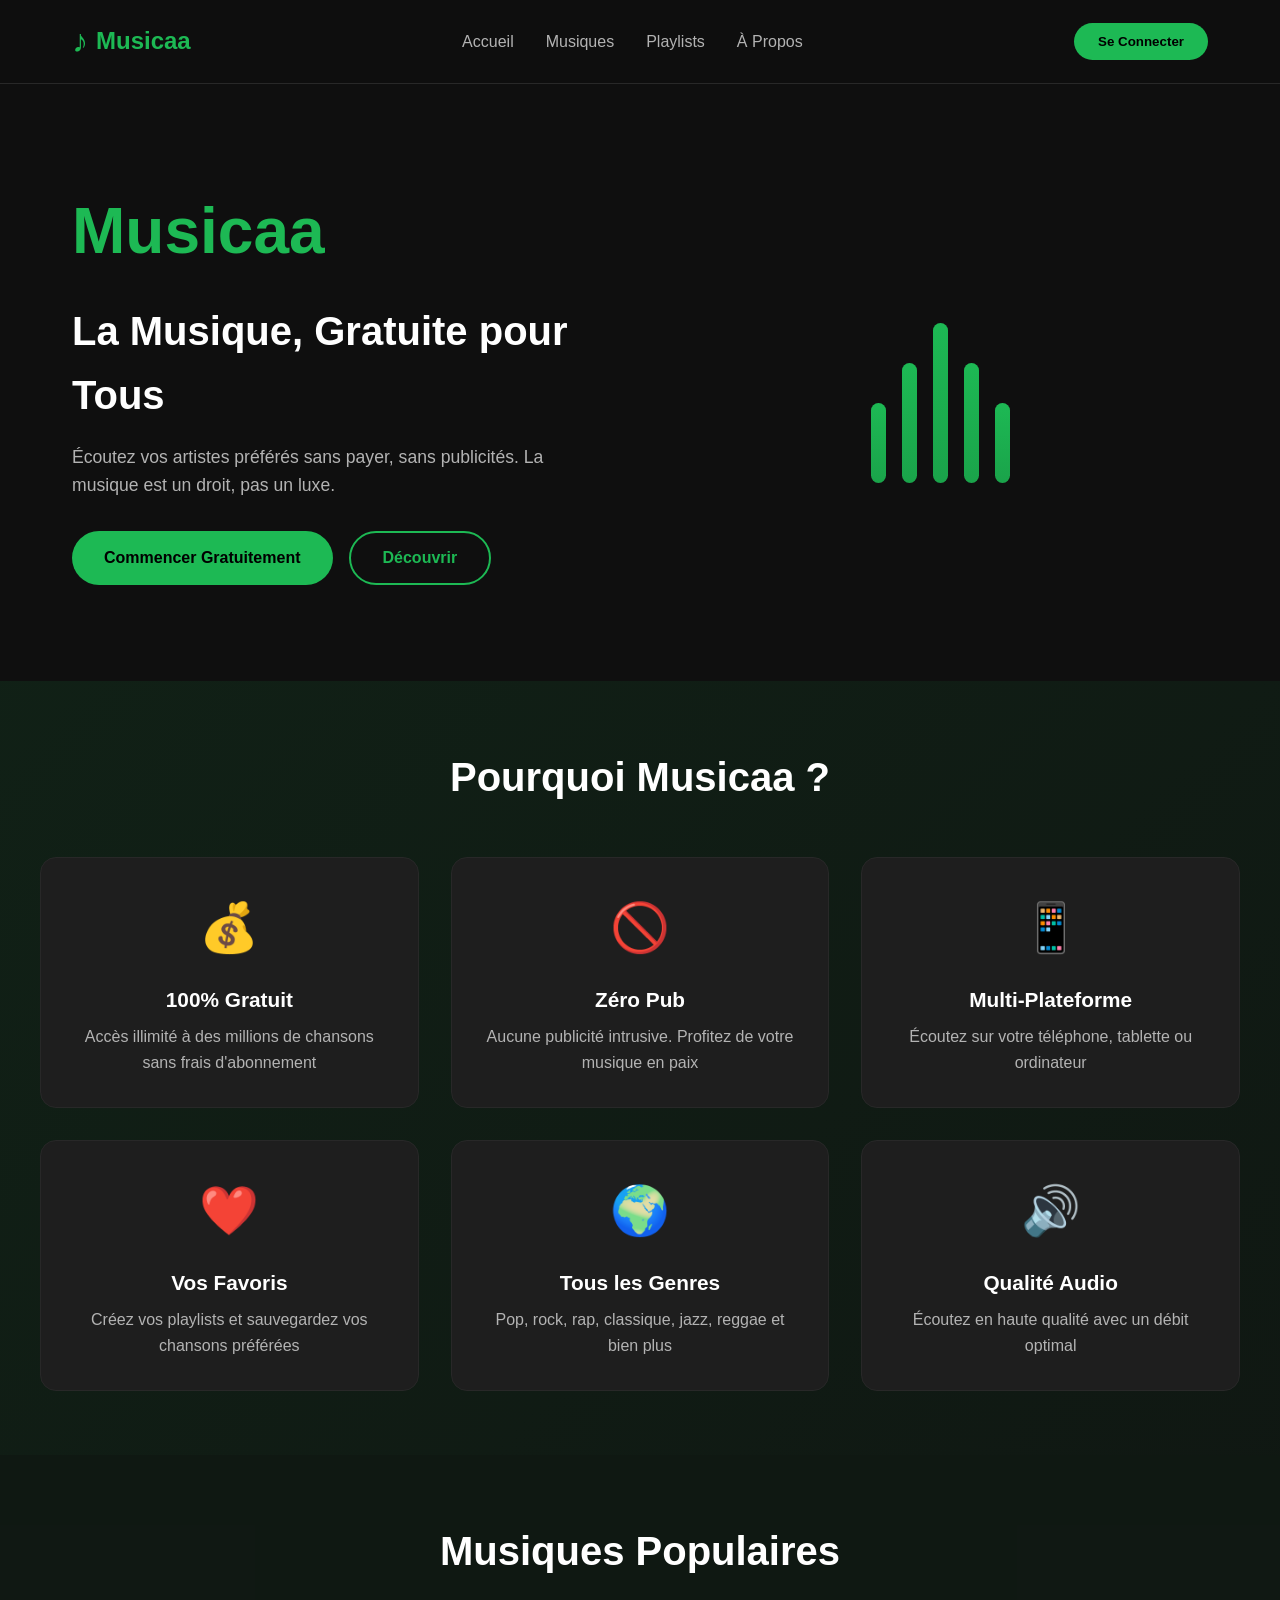
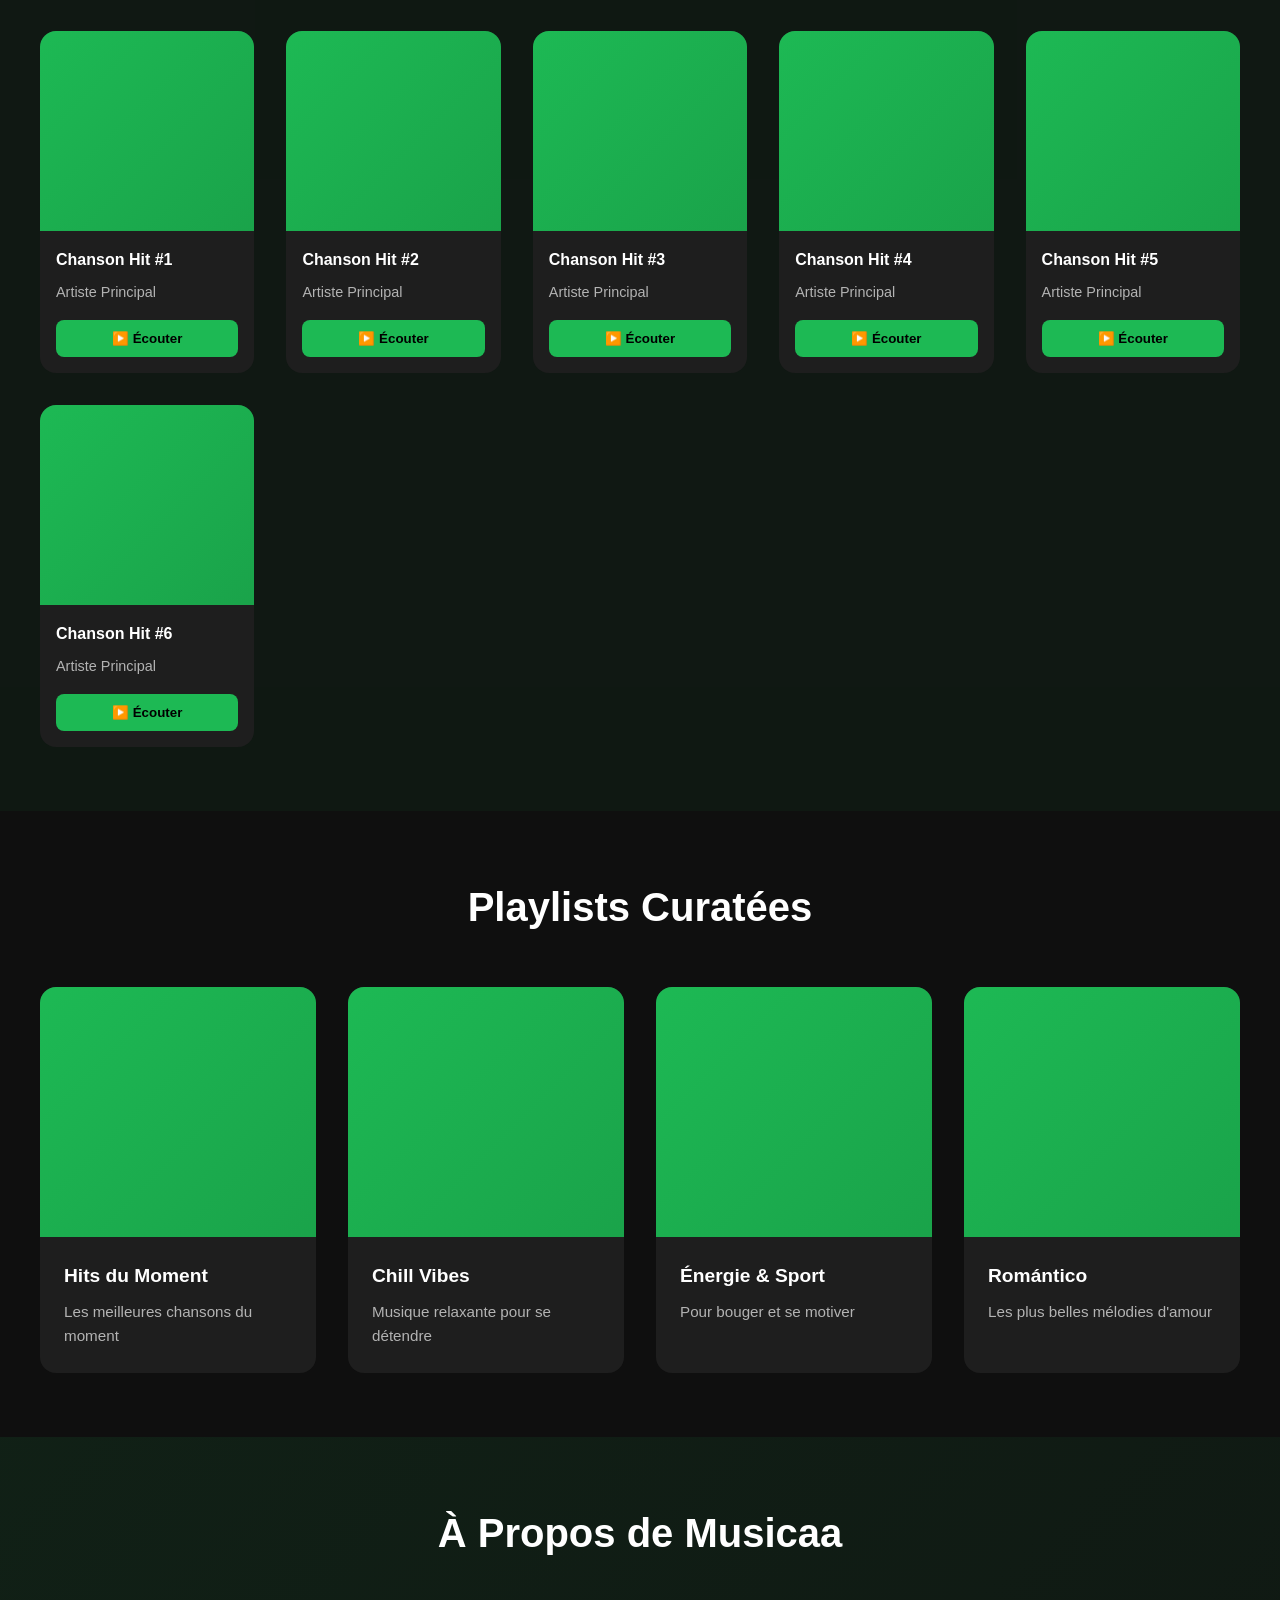
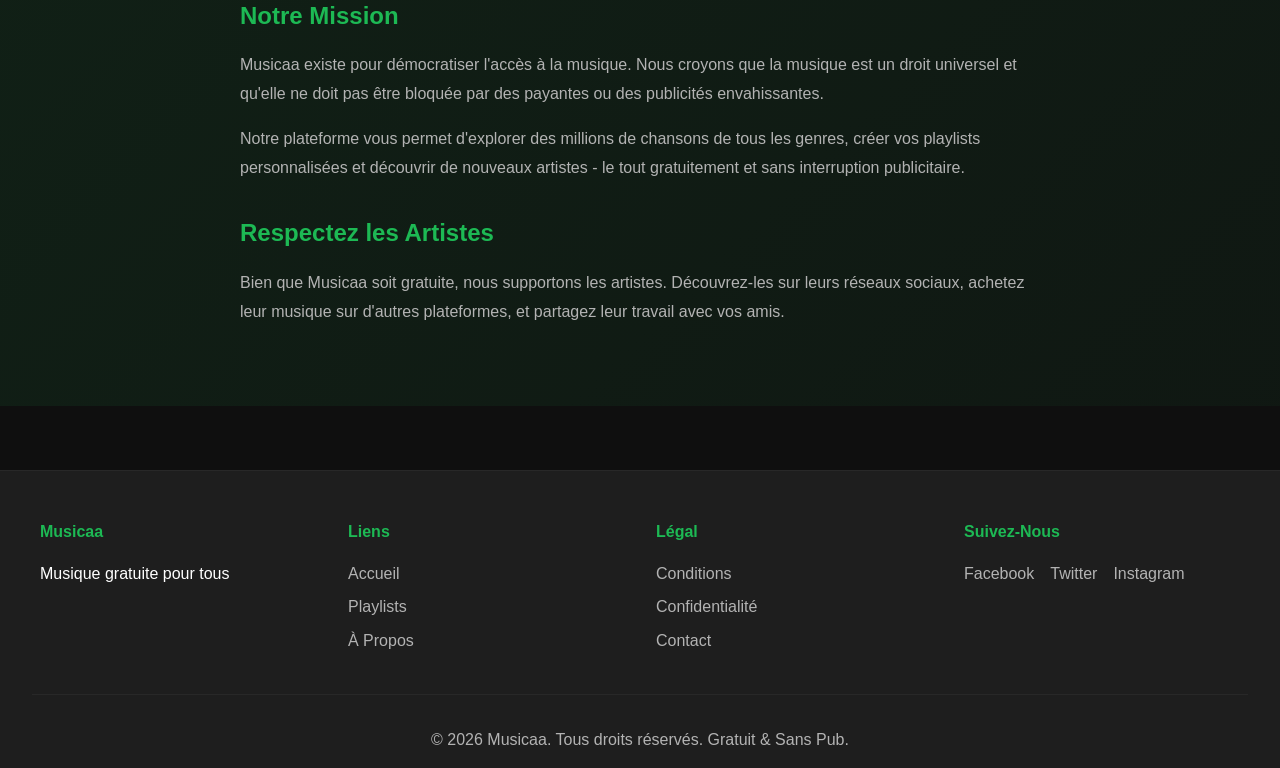
<file: index.html>
<!DOCTYPE html>
<html lang="fr">
<head>
    <meta charset="UTF-8">
    <meta name="viewport" content="width=device-width, initial-scale=1.0">
    <title>Musicaa - Musique Gratuite & Sans Pub</title>
    <link rel="stylesheet" href="styles.css">
</head>
<body>
    <!-- Navigation -->
    <nav class="navbar">
        <div class="nav-container">
            <div class="logo">
                <span class="logo-icon">♪</span>
                <span class="logo-text">Musicaa</span>
            </div>
            <ul class="nav-links">
                <li><a href="#accueil">Accueil</a></li>
                <li><a href="#musiques">Musiques</a></li>
                <li><a href="#playlists">Playlists</a></li>
                <li><a href="#apropos">À Propos</a></li>
            </ul>
            <button class="btn-connexion" onclick="window.location.href='login.html'">Se Connecter</button>
        </div>
    </nav>

    <!-- Section Héro -->
    <section id="accueil" class="hero">
        <div class="hero-content">
            <h1>Musicaa</h1>
            <h2>La Musique, Gratuite pour Tous</h2>
            <p>Écoutez vos artistes préférés sans payer, sans publicités. La musique est un droit, pas un luxe.</p>
            <div class="hero-buttons">
                <button class="btn-primary" onclick="window.location.href='login.html'">Commencer Gratuitement</button>
                <button class="btn-secondary" onclick="document.getElementById('playlists').scrollIntoView({behavior: 'smooth'})">Découvrir</button>
            </div>
        </div>
        <div class="hero-image">
            <div class="music-visualizer">
                <div class="bar"></div>
                <div class="bar"></div>
                <div class="bar"></div>
                <div class="bar"></div>
                <div class="bar"></div>
            </div>
        </div>
    </section>

    <!-- Caractéristiques -->
    <section class="features">
        <h2>Pourquoi Musicaa ?</h2>
        <div class="features-grid">
            <div class="feature-card">
                <div class="feature-icon">💰</div>
                <h3>100% Gratuit</h3>
                <p>Accès illimité à des millions de chansons sans frais d'abonnement</p>
            </div>
            <div class="feature-card">
                <div class="feature-icon">🚫</div>
                <h3>Zéro Pub</h3>
                <p>Aucune publicité intrusive. Profitez de votre musique en paix</p>
            </div>
            <div class="feature-card">
                <div class="feature-icon">📱</div>
                <h3>Multi-Plateforme</h3>
                <p>Écoutez sur votre téléphone, tablette ou ordinateur</p>
            </div>
            <div class="feature-card">
                <div class="feature-icon">❤️</div>
                <h3>Vos Favoris</h3>
                <p>Créez vos playlists et sauvegardez vos chansons préférées</p>
            </div>
            <div class="feature-card">
                <div class="feature-icon">🌍</div>
                <h3>Tous les Genres</h3>
                <p>Pop, rock, rap, classique, jazz, reggae et bien plus</p>
            </div>
            <div class="feature-card">
                <div class="feature-icon">🔊</div>
                <h3>Qualité Audio</h3>
                <p>Écoutez en haute qualité avec un débit optimal</p>
            </div>
        </div>
    </section>

    <!-- Musiques Populaires -->
    <section id="musiques" class="popular-songs">
        <h2>Musiques Populaires</h2>
        <div class="songs-grid">
            <div class="song-card">
                <div class="song-cover"></div>
                <h4>Chanson Hit #1</h4>
                <p>Artiste Principal</p>
                <button class="btn-play" onclick="window.location.href='login.html'">▶️ Écouter</button>
            </div>
            <div class="song-card">
                <div class="song-cover"></div>
                <h4>Chanson Hit #2</h4>
                <p>Artiste Principal</p>
                <button class="btn-play" onclick="window.location.href='login.html'">▶️ Écouter</button>
            </div>
            <div class="song-card">
                <div class="song-cover"></div>
                <h4>Chanson Hit #3</h4>
                <p>Artiste Principal</p>
                <button class="btn-play" onclick="window.location.href='login.html'">▶️ Écouter</button>
            </div>
            <div class="song-card">
                <div class="song-cover"></div>
                <h4>Chanson Hit #4</h4>
                <p>Artiste Principal</p>
                <button class="btn-play" onclick="window.location.href='login.html'">▶️ Écouter</button>
            </div>
            <div class="song-card">
                <div class="song-cover"></div>
                <h4>Chanson Hit #5</h4>
                <p>Artiste Principal</p>
                <button class="btn-play" onclick="window.location.href='login.html'">▶️ Écouter</button>
            </div>
            <div class="song-card">
                <div class="song-cover"></div>
                <h4>Chanson Hit #6</h4>
                <p>Artiste Principal</p>
                <button class="btn-play" onclick="window.location.href='login.html'">▶️ Écouter</button>
            </div>
        </div>
    </section>

    <!-- Playlists -->
    <section id="playlists" class="playlists">
        <h2>Playlists Curatées</h2>
        <div class="playlists-grid">
            <div class="playlist-card">
                <div class="playlist-cover"></div>
                <h4>Hits du Moment</h4>
                <p>Les meilleures chansons du moment</p>
            </div>
            <div class="playlist-card">
                <div class="playlist-cover"></div>
                <h4>Chill Vibes</h4>
                <p>Musique relaxante pour se détendre</p>
            </div>
            <div class="playlist-card">
                <div class="playlist-cover"></div>
                <h4>Énergie & Sport</h4>
                <p>Pour bouger et se motiver</p>
            </div>
            <div class="playlist-card">
                <div class="playlist-cover"></div>
                <h4>Romántico</h4>
                <p>Les plus belles mélodies d'amour</p>
            </div>
        </div>
    </section>

    <!-- À Propos -->
    <section id="apropos" class="about">
        <h2>À Propos de Musicaa</h2>
        <div class="about-content">
            <div class="about-text">
                <h3>Notre Mission</h3>
                <p>Musicaa existe pour démocratiser l'accès à la musique. Nous croyons que la musique est un droit universel et qu'elle ne doit pas être bloquée par des payantes ou des publicités envahissantes.</p>
                <p>Notre plateforme vous permet d'explorer des millions de chansons de tous les genres, créer vos playlists personnalisées et découvrir de nouveaux artistes - le tout gratuitement et sans interruption publicitaire.</p>
                <h3>Respectez les Artistes</h3>
                <p>Bien que Musicaa soit gratuite, nous supportons les artistes. Découvrez-les sur leurs réseaux sociaux, achetez leur musique sur d'autres plateformes, et partagez leur travail avec vos amis.</p>
            </div>
        </div>
    </section>

    <!-- Footer -->
    <footer class="footer">
        <div class="footer-content">
            <div class="footer-section">
                <h4>Musicaa</h4>
                <p>Musique gratuite pour tous</p>
            </div>
            <div class="footer-section">
                <h4>Liens</h4>
                <ul>
                    <li><a href="#">Accueil</a></li>
                    <li><a href="#">Playlists</a></li>
                    <li><a href="#">À Propos</a></li>
                </ul>
            </div>
            <div class="footer-section">
                <h4>Légal</h4>
                <ul>
                    <li><a href="#">Conditions</a></li>
                    <li><a href="#">Confidentialité</a></li>
                    <li><a href="#">Contact</a></li>
                </ul>
            </div>
            <div class="footer-section">
                <h4>Suivez-Nous</h4>
                <div class="social-links">
                    <a href="#">Facebook</a>
                    <a href="#">Twitter</a>
                    <a href="#">Instagram</a>
                </div>
            </div>
        </div>
        <div class="footer-bottom">
            <p>&copy; 2026 Musicaa. Tous droits réservés. Gratuit & Sans Pub.</p>
        </div>
    </footer>

    <script src="script.js"></script>
</body>
</html>
</file>
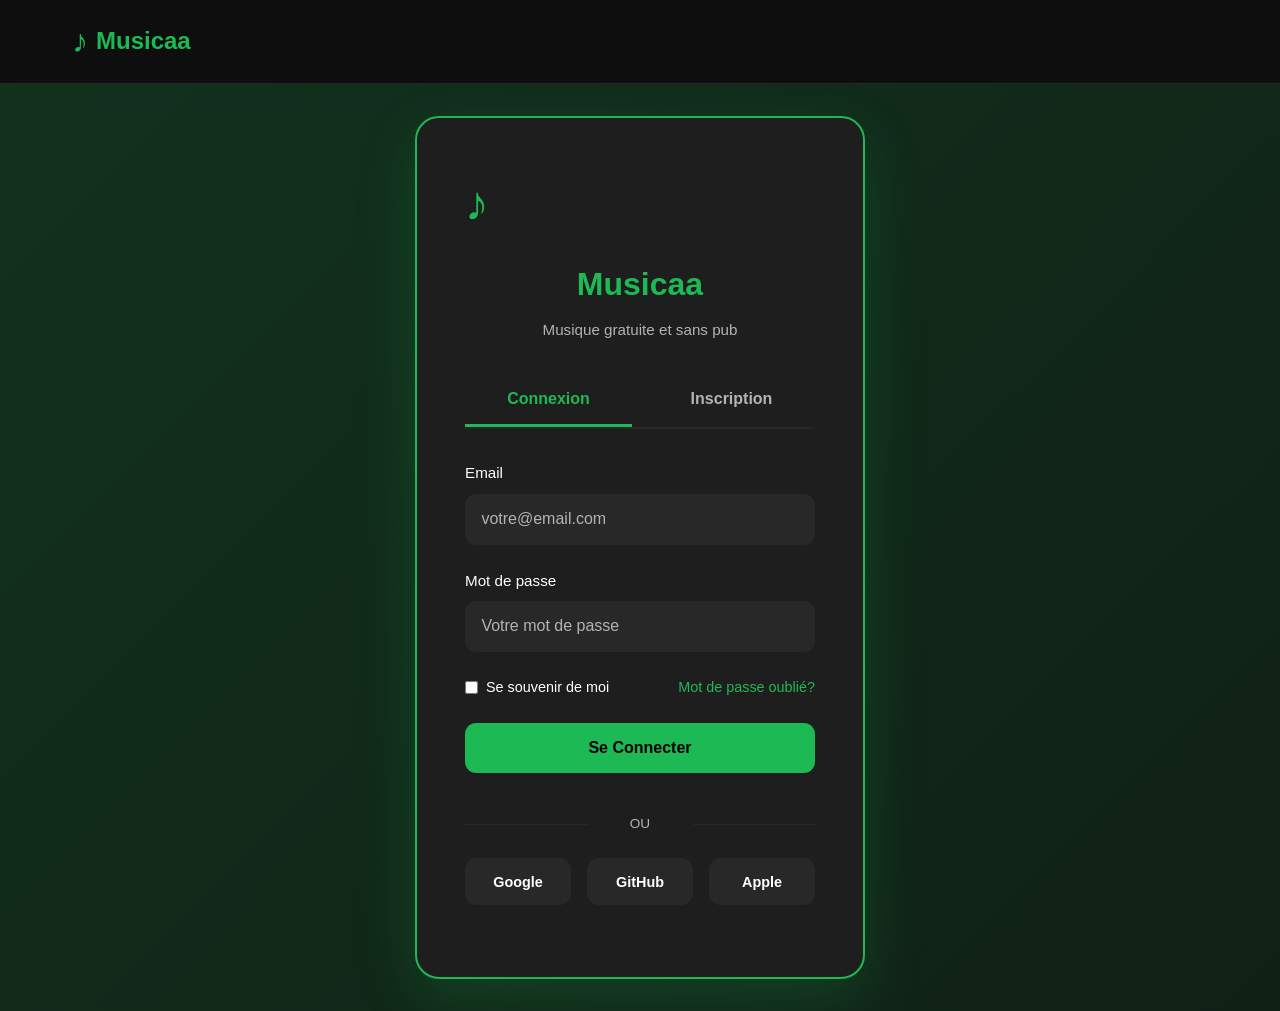
<file: library.html>
<!DOCTYPE html>
<html lang="fr">
<head>
    <meta charset="UTF-8">
    <meta name="viewport" content="width=device-width, initial-scale=1.0">
    <title>Bibliothèque Musicaa</title>
    <link rel="stylesheet" href="styles.css">
    <style>
        .library-container {
            display: flex;
            min-height: 100vh;
            background: var(--dark-bg);
        }

        /* Sidebar */
        .sidebar {
            width: 250px;
            background: var(--card-bg);
            border-right: 1px solid var(--border-color);
            padding: 2rem 0;
            position: fixed;
            height: 100vh;
            overflow-y: auto;
        }

        .sidebar-content {
            padding: 0 1.5rem;
        }

        .sidebar-logo {
            display: flex;
            align-items: center;
            gap: 0.5rem;
            margin-bottom: 2rem;
            color: var(--primary-color);
            font-size: 1.3rem;
            font-weight: bold;
        }

        .sidebar-section-title {
            color: var(--text-secondary);
            font-size: 0.75rem;
            font-weight: 700;
            text-transform: uppercase;
            letter-spacing: 1px;
            margin-top: 2rem;
            margin-bottom: 1rem;
        }

        .sidebar-item {
            display: flex;
            align-items: center;
            gap: 1rem;
            padding: 0.9rem;
            margin-bottom: 0.5rem;
            color: var(--text-secondary);
            text-decoration: none;
            border-radius: 0.5rem;
            cursor: pointer;
            transition: all 0.3s;
        }

        .sidebar-item:hover {
            background: rgba(29, 185, 84, 0.1);
            color: var(--primary-color);
        }

        .sidebar-item.active {
            background: rgba(29, 185, 84, 0.2);
            color: var(--primary-color);
        }

        .sidebar-item span:first-child {
            font-size: 1.2rem;
        }

        .sidebar-user {
            margin-top: 2rem;
            padding-top: 2rem;
            border-top: 1px solid var(--border-color);
        }

        .user-profile {
            display: flex;
            align-items: center;
            gap: 1rem;
            padding: 1rem;
            background: rgba(29, 185, 84, 0.1);
            border-radius: 0.7rem;
            margin-bottom: 1rem;
        }

        .user-avatar {
            width: 40px;
            height: 40px;
            background: var(--primary-color);
            border-radius: 50%;
            display: flex;
            align-items: center;
            justify-content: center;
            color: black;
            font-weight: bold;
        }

        .user-info {
            flex: 1;
            min-width: 0;
        }

        .user-name {
            color: var(--text-primary);
            font-weight: 600;
            font-size: 0.9rem;
            white-space: nowrap;
            overflow: hidden;
            text-overflow: ellipsis;
        }

        .user-email {
            color: var(--text-secondary);
            font-size: 0.75rem;
            white-space: nowrap;
            overflow: hidden;
            text-overflow: ellipsis;
        }

        .btn-logout {
            width: 100%;
            padding: 0.8rem;
            background: rgba(255, 59, 48, 0.1);
            color: #ff3b30;
            border: 1px solid #ff3b30;
            border-radius: 0.5rem;
            cursor: pointer;
            font-weight: 600;
            transition: all 0.3s;
        }

        .btn-logout:hover {
            background: #ff3b30;
            color: white;
        }

        /* Main Content */
        .main-content {
            flex: 1;
            margin-left: 250px;
            padding: 2rem;
        }

        .library-header {
            display: flex;
            justify-content: space-between;
            align-items: center;
            margin-bottom: 2rem;
            flex-wrap: wrap;
            gap: 1rem;
        }

        .library-header h1 {
            font-size: 2.5rem;
            color: var(--primary-color);
        }

        .search-bar {
            flex: 1;
            min-width: 300px;
            position: relative;
        }

        .search-bar input {
            width: 100%;
            padding: 0.9rem 1rem 0.9rem 2.7rem;
            background: var(--card-bg);
            color: var(--text-primary);
            border: 1px solid var(--border-color);
            border-radius: 2rem;
            font-size: 0.95rem;
            transition: all 0.3s;
        }

        .search-bar input:focus {
            outline: none;
            border-color: var(--primary-color);
            box-shadow: 0 0 15px rgba(29, 185, 84, 0.2);
        }

        .search-bar input::placeholder {
            color: var(--text-secondary);
        }

        .search-bar::before {
            content: '🔍';\n            position: absolute;\n            left: 1rem;\n            top: 50%;\n            transform: translateY(-50%);\n            font-size: 1rem;\n        }

        .filter-genres {
            display: flex;
            gap: 0.8rem;
            overflow-x: auto;\n            padding-bottom: 1rem;\n            margin-bottom: 1.5rem;
        }

        .genre-btn {
            padding: 0.7rem 1.5rem;
            background: var(--card-bg);
            color: var(--text-secondary);
            border: 1px solid var(--border-color);
            border-radius: 2rem;
            font-size: 0.9rem;
            cursor: pointer;
            transition: all 0.3s;
            white-space: nowrap;
        }

        .genre-btn:hover,
        .genre-btn.active {
            background: var(--primary-color);
            color: black;
            border-color: var(--primary-color);
        }

        .songs-container {
            display: grid;
            grid-template-columns: repeat(auto-fill, minmax(200px, 1fr));
            gap: 2rem;
            margin-bottom: 2rem;
        }

        .song-item {
            background: var(--card-bg);
            border-radius: 0.9rem;
            overflow: hidden;
            transition: all 0.3s;
            cursor: pointer;
        }

        .song-item:hover {
            transform: translateY(-8px);
            box-shadow: 0 15px 40px rgba(29, 185, 84, 0.2);
        }

        .song-cover {
            width: 100%;
            height: 160px;
            background: linear-gradient(135deg, var(--primary-color), #1aa34a);
            display: flex;
            align-items: center;
            justify-content: center;
            font-size: 3rem;
            position: relative;
        }

        .song-cover::after {
            content: '';\n            position: absolute;\n            inset: 0;\n            background: rgba(0, 0, 0, 0);\n            display: flex;\n            align-items: center;\n            justify-content: center;\n        }

        .song-item:hover .song-cover {
            background: linear-gradient(135deg, var(--primary-color), #1aa34a);
        }

        .song-item:hover .play-overlay {
            display: flex;
            animation: fadeIn 0.3s ease;
        }

        .play-overlay {
            display: none;
            position: absolute;
            inset: 0;
            background: rgba(0, 0, 0, 0.5);
            align-items: center;
            justify-content: center;
            cursor: pointer;
        }

        .play-icon {
            width: 60px;
            height: 60px;
            background: var(--primary-color);
            border-radius: 50%;
            display: flex;
            align-items: center;
            justify-content: center;
            color: black;
            font-size: 1.5rem;
            transition: all 0.3s;
        }

        .play-overlay:hover .play-icon {
            transform: scale(1.1);
        }

        .song-info {
            padding: 1.2rem;
        }

        .song-title {
            font-weight: 600;
            margin-bottom: 0.5rem;
            color: var(--text-primary);
            white-space: nowrap;
            overflow: hidden;
            text-overflow: ellipsis;
        }

        .song-artist {
            font-size: 0.85rem;
            color: var(--text-secondary);
            margin-bottom: 0.8rem;
            white-space: nowrap;
            overflow: hidden;
            text-overflow: ellipsis;
        }

        .song-meta {
            display: flex;
            justify-content: space-between;
            align-items: center;
            font-size: 0.8rem;
            color: var(--text-secondary);
        }

        .song-duration {
            background: rgba(29, 185, 84, 0.1);
            padding: 0.3rem 0.6rem;
            border-radius: 0.3rem;
        }

        .favorite-btn {
            background: none;
            border: none;
            font-size: 1.2rem;
            cursor: pointer;
            transition: all 0.3s;
        }

        .favorite-btn:hover,
        .favorite-btn.active {
            transform: scale(1.2);
        }

        .pagination {
            display: flex;
            justify-content: center;
            gap: 0.5rem;
            margin-top: 2rem;
        }

        .pagination button {
            padding: 0.7rem 1rem;
            background: var(--card-bg);
            color: var(--text-primary);
            border: 1px solid var(--border-color);
            border-radius: 0.5rem;
            cursor: pointer;
            transition: all 0.3s;
        }

        .pagination button:hover {
            border-color: var(--primary-color);
            color: var(--primary-color);
        }

        .pagination button.active {
            background: var(--primary-color);
            color: black;
            border-color: var(--primary-color);
        }

        .pagination button:disabled {
            opacity: 0.5;
            cursor: not-allowed;
        }

        .no-results {
            text-align: center;
            padding: 3rem;
            color: var(--text-secondary);
        }

        .no-results span {
            font-size: 3rem;
            display: block;
            margin-bottom: 1rem;
        }

        /* Player Mini */
        .player-mini {
            position: fixed;
            bottom: 0;
            left: 250px;
            right: 0;
            background: var(--card-bg);
            border-top: 1px solid var(--border-color);
            padding: 1rem 2rem;
            display: flex;
            align-items: center;
            gap: 2rem;
            max-height: 80px;
        }

        .player-mini.active {
            animation: slideUp 0.3s ease;
        }

        .player-mini-info {
            flex: 1;
            min-width: 0;
        }

        .player-mini-title {
            font-weight: 600;
            white-space: nowrap;
            overflow: hidden;
            text-overflow: ellipsis;
        }

        .player-mini-artist {
            font-size: 0.85rem;
            color: var(--text-secondary);
            white-space: nowrap;
            overflow: hidden;
            text-overflow: ellipsis;
        }

        .player-mini-controls {
            display: flex;
            gap: 1rem;
            align-items: center;
        }

        .player-mini-btn {
            background: none;
            border: none;
            color: var(--text-primary);
            font-size: 1.2rem;
            cursor: pointer;
            transition: all 0.3s;
        }

        .player-mini-btn:hover {
            color: var(--primary-color);
        }

        @keyframes slideUp {
            from {
                transform: translateY(100%);
            }
            to {
                transform: translateY(0);
            }
        }

        @keyframes fadeIn {
            from {
                opacity: 0;
            }
            to {
                opacity: 1;
            }
        }

        /* Responsive */
        @media (max-width: 1024px) {
            .sidebar {
                width: 200px;
            }

            .main-content {
                margin-left: 200px;
            }

            .player-mini {
                left: 200px;
            }

            .songs-container {
                grid-template-columns: repeat(auto-fill, minmax(160px, 1fr));
            }
        }

        @media (max-width: 768px) {
            .sidebar {
                position: absolute;
                width: 100%;
                height: auto;
                border-right: none;
                border-bottom: 1px solid var(--border-color);
                padding: 1rem;
                z-index: 1000;
            }

            .main-content {
                margin-left: 0;
                margin-top: 200px;
                padding: 1rem;
            }

            .library-header {
                flex-direction: column;
            }

            .library-header h1 {
                font-size: 2rem;
            }

            .search-bar {
                min-width: 100%;
            }

            .songs-container {
                grid-template-columns: repeat(auto-fill, minmax(150px, 1fr));
                gap: 1rem;
            }

            .player-mini {
                left: 0;
                flex-wrap: wrap;
                padding: 1rem;
                max-height: none;
            }
        }

        @media (max-width: 480px) {
            .songs-container {
                grid-template-columns: repeat(2, 1fr);
                gap: 1rem;
            }

            .song-cover {
                height: 120px;
                font-size: 2rem;
            }

            .song-info {
                padding: 0.8rem;
            }
        }
    </style>
</head>
<body>
    <div class="library-container">
        <!-- Sidebar -->
        <aside class="sidebar">
            <div class="sidebar-content">
                <div class="sidebar-logo">
                    <span>♪</span>
                    <span>Musicaa</span>
                </div>

                <div class="sidebar-section-title">Menu</div>
                <div class="sidebar-item active" onclick="setActiveTab('all')">
                    <span>🎵</span>
                    <span>Toutes les Musiques</span>
                </div>
                <div class="sidebar-item" onclick="setActiveTab('favorites')">
                    <span>❤️</span>
                    <span>Favoris</span>
                </div>

                <div class="sidebar-section-title">Genres</div>
                <div class="sidebar-item" onclick="filterByGenre('Pop')">
                    <span>🎤</span>
                    <span>Pop</span>
                </div>
                <div class="sidebar-item" onclick="filterByGenre('Rock')">
                    <span>🎸</span>
                    <span>Rock</span>
                </div>
                <div class="sidebar-item" onclick="filterByGenre('Hip-Hop')">
                    <span>🎤</span>
                    <span>Hip-Hop</span>
                </div>
                <div class="sidebar-item" onclick="filterByGenre('Jazz')">
                    <span>🎷</span>
                    <span>Jazz</span>
                </div>
                <div class="sidebar-item" onclick="filterByGenre('Classique')">
                    <span>🎻</span>
                    <span>Classique</span>
                </div>
                <div class="sidebar-item" onclick="filterByGenre('Électronique')">
                    <span>🎹</span>
                    <span>Électronique</span>
                </div>

                <div class="sidebar-user">
                    <div class="user-profile">
                        <div class="user-avatar" id="userAvatar">U</div>
                        <div class="user-info">
                            <div class="user-name" id="userName">Utilisateur</div>
                            <div class="user-email" id="userEmail">email@example.com</div>
                        </div>
                    </div>
                    <button class="btn-logout" onclick="logout()">Déconnexion</button>
                </div>
            </div>
        </aside>

        <!-- Main Content -->
        <main class="main-content">
            <div class="library-header">
                <h1>📚 Bibliothèque Musicale</h1>
                <div class="search-bar">
                    <input 
                        type="text" 
                        id="searchInput" 
                        placeholder="Rechercher une chanson, un artiste..."
                        oninput="searchSongs()"
                    >
                </div>
            </div>

            <div class="filter-genres">
                <button class="genre-btn active" onclick="filterByGenre('all'); this.classList.add('active');">Tous</button>
                <button class="genre-btn" onclick="filterByGenre('Pop')">Pop</button>
                <button class="genre-btn" onclick="filterByGenre('Rock')">Rock</button>
                <button class="genre-btn" onclick="filterByGenre('Hip-Hop')">Hip-Hop</button>
                <button class="genre-btn" onclick="filterByGenre('Jazz')">Jazz</button>
                <button class="genre-btn" onclick="filterByGenre('Classique')">Classique</button>
                <button class="genre-btn" onclick="filterByGenre('Électronique')">Électronique</button>
            </div>

            <div id="songsContainer" class="songs-container"></div>

            <div class="pagination" id="pagination"></div>
        </main>
    </div>

    <!-- Player Mini -->
    <div class="player-mini" id="playerMini">
        <div class="player-mini-info">
            <div class="player-mini-title" id="playerMiniTitle">Sélectionnez une chanson</div>
            <div class="player-mini-artist" id="playerMiniArtist">Musicaa</div>
        </div>
        <div class="player-mini-controls">
            <button class="player-mini-btn" onclick="playPrevious()">⏮️</button>
            <button class="player-mini-btn" id="playBtn" onclick="togglePlay()">▶️</button>
            <button class="player-mini-btn" onclick="playNext()">⏭️</button>
            <button class="player-mini-btn" onclick="toggleVolume()">🔊</button>
        </div>
    </div>

    <script>
        const SESSION_KEY = 'musicaa_session';
        const FAVORITES_KEY = 'musicaa_favorites';
        const SEARCH_FAVORITES_KEY = 'favorites';

        // Base de données musicale
        const musicDatabase = [
            // Pop
            { id: 1, title: 'Blinding Lights', artist: 'The Weeknd', duration: '3:20', genre: 'Pop', emoji: '🎧' },
            { id: 2, title: 'Levitating', artist: 'Dua Lipa', duration: '3:23', genre: 'Pop', emoji: '✨' },
            { id: 3, title: 'Heat Waves', artist: 'Glass Animals', duration: '3:59', genre: 'Pop', emoji: '🌊' },
            { id: 4, title: 'Shape of You', artist: 'Ed Sheeran', duration: '3:53', genre: 'Pop', emoji: '💘' },
            { id: 5, title: 'Say You Won\'t Let Go', artist: 'James Arthur', duration: '3:36', genre: 'Pop', emoji: '💕' },
            { id: 6, title: 'Perfect', artist: 'Ed Sheeran', duration: '4:23', genre: 'Pop', emoji: '🎵' },
            { id: 7, title: 'Someone You Loved', artist: 'Lewis Capaldi', duration: '3:02', genre: 'Pop', emoji: '💔' },
            { id: 8, title: 'Anti-Hero', artist: 'Taylor Swift', duration: '3:31', genre: 'Pop', emoji: '🎤' },

            // Rock
            { id: 9, title: 'Wonderwall', artist: 'Oasis', duration: '4:18', genre: 'Rock', emoji: '🎸' },
            { id: 10, title: 'Bohemian Rhapsody', artist: 'Queen', duration: '5:55', genre: 'Rock', emoji: '👑' },
            { id: 11, title: 'Hotel California', artist: 'Eagles', duration: '6:30', genre: 'Rock', emoji: '🏨' },
            { id: 12, title: 'Comfortably Numb', artist: 'Pink Floyd', duration: '6:23', genre: 'Rock', emoji: '☁️' },
            { id: 13, title: 'Stairway to Heaven', artist: 'Led Zeppelin', duration: '8:02', genre: 'Rock', emoji: '🪜' },
            { id: 14, title: 'Sweet Child O\' Mine', artist: 'Guns N\' Roses', duration: '5:56', genre: 'Rock', emoji: '👶' },
            { id: 15, title: 'Imagine', artist: 'John Lennon', duration: '3:03', genre: 'Rock', emoji: '🌍' },
            { id: 16, title: 'Hey Jude', artist: 'The Beatles', duration: '7:11', genre: 'Rock', emoji: '🎹' },

            // Hip-Hop
            { id: 17, title: 'Lose Yourself', artist: 'Eminem', duration: '5:26', genre: 'Hip-Hop', emoji: '🔥' },
            { id: 18, title: 'In Da Club', artist: '50 Cent', duration: '3:36', genre: 'Hip-Hop', emoji: '🍾' },
            { id: 19, title: 'God\'s Plan', artist: 'Drake', duration: '3:18', genre: 'Hip-Hop', emoji: '🙏' },
            { id: 20, title: 'HUMBLE.', artist: 'Kendrick Lamar', duration: '2:57', genre: 'Hip-Hop', emoji: '🤐' },
            { id: 21, title: 'Mo\' Money Mo\' Problems', artist: 'The Notorious B.I.G.', duration: '3:35', genre: 'Hip-Hop', emoji: '💰' },
            { id: 22, title: 'Hotline Bling', artist: 'Drake', duration: '4:28', genre: 'Hip-Hop', emoji: '📞' },
            { id: 23, title: 'Still D.R.E.', artist: 'Dr. Dre', duration: '4:34', genre: 'Hip-Hop', emoji: '😎' },
            { id: 24, title: 'Hip Hop Hooray', artist: 'Naughty by Nature', duration: '3:39', genre: 'Hip-Hop', emoji: '🎤' },

            // Jazz
            { id: 25, title: 'Take Five', artist: 'Dave Brubeck', duration: '5:24', genre: 'Jazz', emoji: '🎷' },
            { id: 26, title: 'Autumn Leaves', artist: 'Bill Evans', duration: '5:51', genre: 'Jazz', emoji: '🍂' },
            { id: 27, title: 'All Blues', artist: 'Miles Davis', duration: '11:33', genre: 'Jazz', emoji: '🎺' },
            { id: 28, title: 'So What', artist: 'Miles Davis', duration: '9:47', genre: 'Jazz', emoji: '❓' },
            { id: 29, title: 'Round Midnight', artist: 'Thelonious Monk', duration: '5:50', genre: 'Jazz', emoji: '🌙' },
            { id: 30, title: 'In a Sentimental Mood', artist: 'Duke Ellington', duration: '5:07', genre: 'Jazz', emoji: '💭' },
            { id: 31, title: 'Moanin\'', artist: 'Art Blakey', duration: '5:55', genre: 'Jazz', emoji: '😭' },
            { id: 32, title: 'Blue Rondo à la Turk', artist: 'Dave Brubeck', duration: '6:24', genre: 'Jazz', emoji: '🎵' },

            // Classique
            { id: 33, title: 'Clair de Lune', artist: 'Claude Debussy', duration: '4:39', genre: 'Classique', emoji: '🌙' },
            { id: 34, title: 'Eine kleine Nachtmusik', artist: 'Mozart', duration: '5:21', genre: 'Classique', emoji: '🎻' },
            { id: 35, title: 'Symphony No. 5', artist: 'Beethoven', duration: '7:20', genre: 'Classique', emoji: '🎼' },
            { id: 36, title: 'The Four Seasons', artist: 'Vivaldi', duration: '9:50', genre: 'Classique', emoji: '🍁' },
            { id: 37, title: 'Nocturne in E-flat major', artist: 'Chopin', duration: '4:25', genre: 'Classique', emoji: '🌟' },
            { id: 38, title: 'Für Elise', artist: 'Beethoven', duration: '2:49', genre: 'Classique', emoji: '💝' },
            { id: 39, title: 'Moonlight Sonata', artist: 'Beethoven', duration: '5:37', genre: 'Classique', emoji: '🌕' },
            { id: 40, title: 'Swan Lake', artist: 'Tchaikovsky', duration: '5:22', genre: 'Classique', emoji: '🦢' },

            // Électronique
            { id: 41, title: 'Scary Monsters and Nice Sprites', artist: 'Skrillex', duration: '3:41', genre: 'Électronique', emoji: '👽' },
            { id: 42, title: 'Wake Me Up', artist: 'Avicii', duration: '4:09', genre: 'Électronique', emoji: '⏰' },
            { id: 43, title: 'Levels', artist: 'Avicii', duration: '3:02', genre: 'Électronique', emoji: '🔊' },
            { id: 44, title: 'Animals', artist: 'Martin Garrix', duration: '4:55', genre: 'Électronique', emoji: '🦁' },
            { id: 45, title: 'Titanium', artist: 'David Guetta ft. Sia', duration: '4:09', genre: 'Électronique', emoji: '💪' },
            { id: 46, title: 'One Kiss', artist: 'Calvin Harris ft. Dua Lipa', duration: '3:31', genre: 'Électronique', emoji: '💋' },
            { id: 47, title: 'Lean On', artist: 'Major Lazer ft. MØ', duration: '4:04', genre: 'Électronique', emoji: '🎧' },
            { id: 48, title: 'Clarity', artist: 'Zedd ft. Foxes', duration: '3:33', genre: 'Électronique', emoji: '✨' }
        ];

        let currentUser = null;
        let currentPage = 1;
        let songsPerPage = 10;
        let filteredSongs = [];
        let currentFilter = 'all';
        let isPlaying = false;
        let currentSongId = null;
        let favorites = [];

        // Vérifier l'authentification
        function checkAuth() {
            const session = JSON.parse(localStorage.getItem(SESSION_KEY) || 'null');
            if (!session) {
                window.location.href = 'login.html';
                return;
            }
            currentUser = session.user;
            initFavorites();
            loadUserInfo();
        }

        // Charger les favoris
        function initFavorites() {
            const key = `${FAVORITES_KEY}_${currentUser.id}`;
            favorites = JSON.parse(localStorage.getItem(key) || '[]');
        }

        // Sauvegarder les favoris
        function saveFavorites() {
            const key = `${FAVORITES_KEY}_${currentUser.id}`;
            localStorage.setItem(key, JSON.stringify(favorites));
        }

        // Charger les infos utilisateur
        function loadUserInfo() {
            const firstLetter = currentUser.name.charAt(0).toUpperCase();
            document.getElementById('userAvatar').textContent = firstLetter;
            document.getElementById('userName').textContent = currentUser.name;
            document.getElementById('userEmail').textContent = currentUser.email;
        }

        // Afficher les chansons
        function displaySongs() {
            const container = document.getElementById('songsContainer');
            const start = (currentPage - 1) * songsPerPage;
            const end = start + songsPerPage;
            const songs = filteredSongs.slice(start, end);

            if (songs.length === 0) {
                container.innerHTML = '<div class="no-results" style="grid-column: 1/-1;"><span>🎵</span><p>Aucune chanson trouvée</p></div>';
                document.getElementById('pagination').innerHTML = '';
                return;
            }

            container.innerHTML = songs.map(song => `
                <div class="song-item">
                    <div class="song-cover">
                        <span>${song.emoji}</span>
                        <div class="play-overlay" onclick="playSong(${song.id})">
                            <div class="play-icon">▶️</div>
                        </div>
                    </div>
                    <div class="song-info">
                        <div class="song-title">${song.title}</div>
                        <div class="song-artist">${song.artist}</div>
                        <div class="song-meta">
                            <span class="song-duration">${song.duration}</span>
                            <button class="favorite-btn ${favorites.includes(song.id) ? 'active' : ''}" onclick="toggleFavorite(${song.id}, event)">
                                ${favorites.includes(song.id) ? '❤️' : '🤍'}
                            </button>
                        </div>
                    </div>
                </div>
            `).join('');

            displayPagination();
        }

        // Pagination
        function displayPagination() {
            const totalPages = Math.ceil(filteredSongs.length / songsPerPage);
            const pagination = document.getElementById('pagination');

            if (totalPages <= 1) {
                pagination.innerHTML = '';
                return;
            }

            let html = '';
            for (let i = 1; i <= totalPages; i++) {
                html += `<button ${i === currentPage ? 'class="active"' : ''} onclick="goToPage(${i})">${i}</button>`;
            }
            pagination.innerHTML = html;
        }

        // Aller à une page
        function goToPage(page) {
            currentPage = page;
            displaySongs();
            window.scrollTo({ top: 0, behavior: 'smooth' });
        }

        // Filtrer par genre
        function filterByGenre(genre) {
            currentFilter = genre;
            currentPage = 1;

            // Mettre à jour les boutons
            document.querySelectorAll('.genre-btn').forEach(btn => btn.classList.remove('active'));
            event.target.classList.add('active');

            if (genre === 'all') {
                filteredSongs = musicDatabase;
            } else {
                filteredSongs = musicDatabase.filter(song => song.genre === genre);
            }
            displaySongs();
        }

        // Rechercher les chansons
        function searchSongs() {
            const query = document.getElementById('searchInput').value.toLowerCase();
            currentPage = 1;

            if (query === '') {
                if (currentFilter === 'all') {
                    filteredSongs = musicDatabase;
                } else {
                    filteredSongs = musicDatabase.filter(song => song.genre === currentFilter);
                }
            } else {
                const baseList = currentFilter === 'all' ? musicDatabase : musicDatabase.filter(song => song.genre === currentFilter);
                filteredSongs = baseList.filter(song =>
                    song.title.toLowerCase().includes(query) ||
                    song.artist.toLowerCase().includes(query)
                );
            }
            displaySongs();
        }

        // Ajouter/retirer des favoris
        function toggleFavorite(songId, event) {
            event.stopPropagation();
            const index = favorites.indexOf(songId);
            if (index > -1) {
                favorites.splice(index, 1);
            } else {
                favorites.push(songId);
            }
            saveFavorites();
            displaySongs();
        }

        // Jouer une chanson
        function playSong(songId) {
            currentSongId = songId;
            const song = musicDatabase.find(s => s.id === songId);
            document.getElementById('playerMiniTitle').textContent = song.title;
            document.getElementById('playerMiniArtist').textContent = song.artist;
            document.getElementById('playerMini').classList.add('active');
            isPlaying = true;
            document.getElementById('playBtn').textContent = '⏸️';
        }

        // Basculer la lecture
        function togglePlay() {
            if (!currentSongId) return;
            isPlaying = !isPlaying;
            document.getElementById('playBtn').textContent = isPlaying ? '⏸️' : '▶️';
        }

        // Chanson suivante
        function playNext() {
            if (!currentSongId) {
                playSong(1);
                return;
            }
            const currentIndex = filteredSongs.findIndex(s => s.id === currentSongId);
            if (currentIndex < filteredSongs.length - 1) {
                playSong(filteredSongs[currentIndex + 1].id);
            }
        }

        // Chanson précédente
        function playPrevious() {
            if (!currentSongId) return;
            const currentIndex = filteredSongs.findIndex(s => s.id === currentSongId);
            if (currentIndex > 0) {
                playSong(filteredSongs[currentIndex - 1].id);
            }
        }

        // Basculer le volume
        function toggleVolume() {
            alert('Volume: 70%');
        }

        // Définir l'onglet actif
        function setActiveTab(tab) {
            if (tab === 'all') {
                filterByGenre('all');
            } else if (tab === 'favorites') {
                currentPage = 1;
                filteredSongs = musicDatabase.filter(song => favorites.includes(song.id));
                document.querySelectorAll('.genre-btn').forEach(btn => btn.classList.remove('active'));
                displaySongs();
            }
        }

        // Déconnexion
        function logout() {
            if (confirm('Êtes-vous sûr de vouloir vous déconnecter?')) {
                localStorage.removeItem(SESSION_KEY);
                window.location.href = 'index.html';
            }
        }

        // Initialiser
        window.addEventListener('DOMContentLoaded', () => {
            checkAuth();
            filteredSongs = musicDatabase;
            displaySongs();
        });
    </script>
</body>
</html>
</file>
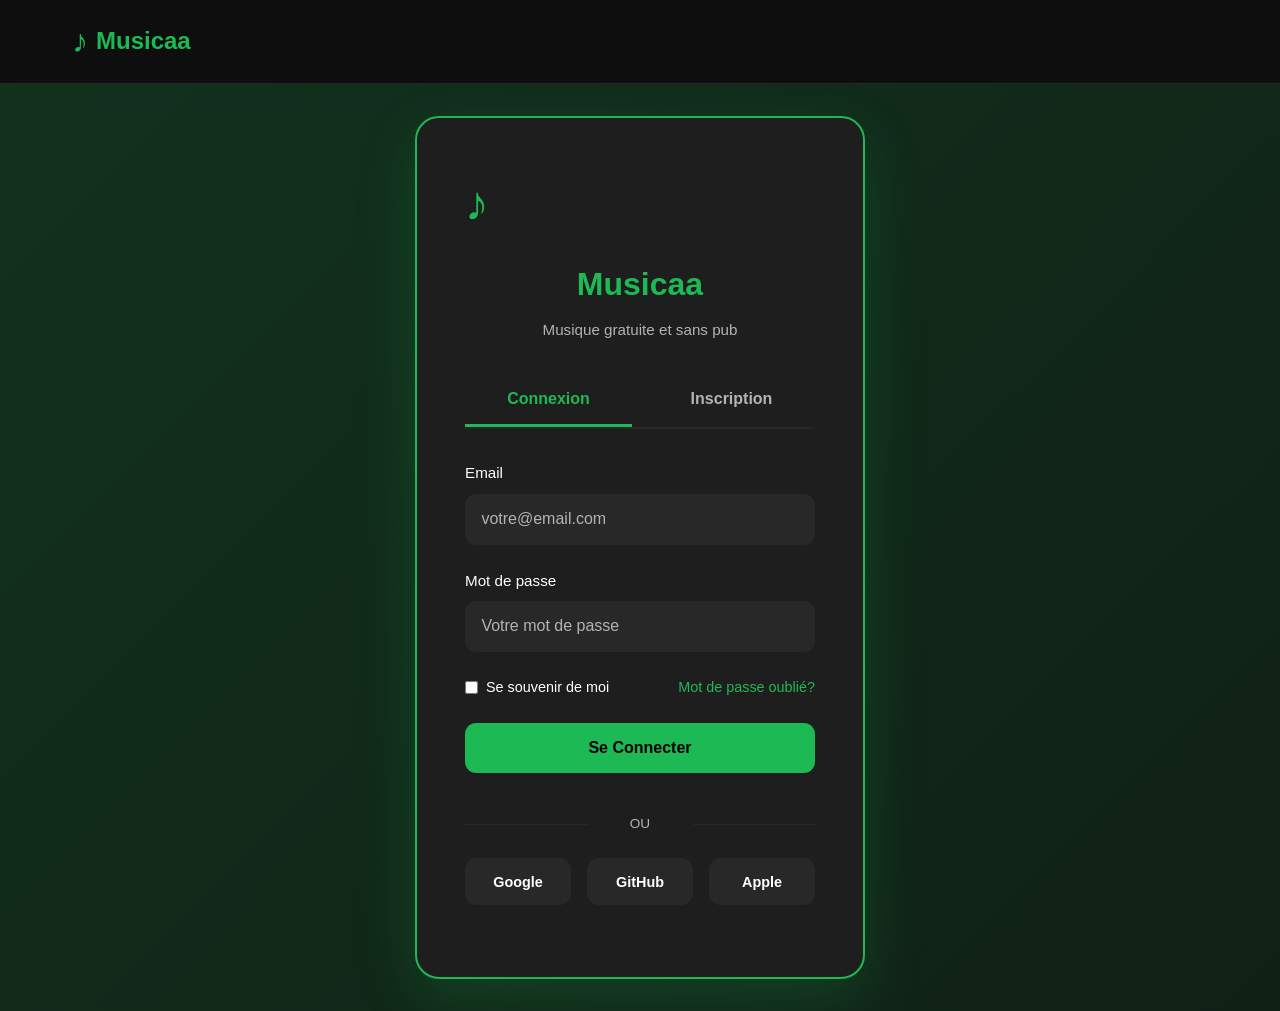
<file: login.html>
<!DOCTYPE html>
<html lang="fr">
<head>
    <meta charset="UTF-8">
    <meta name="viewport" content="width=device-width, initial-scale=1.0">
    <title>Connexion - Musicaa</title>
    <link rel="stylesheet" href="styles.css">
    <style>
        .auth-container {
            min-height: 100vh;
            display: flex;
            align-items: center;
            justify-content: center;
            background: linear-gradient(135deg, rgba(29, 185, 84, 0.2), rgba(29, 185, 84, 0.1));
            padding: 2rem;
        }

        .auth-box {
            background: var(--card-bg);
            border: 2px solid var(--primary-color);
            border-radius: 1.5rem;
            padding: 3rem;
            max-width: 450px;
            width: 100%;
            box-shadow: 0 20px 60px rgba(29, 185, 84, 0.2);
            animation: slideDown 0.5s ease;
        }

        .auth-header {
            text-align: center;
            margin-bottom: 2rem;
        }

        .auth-header .logo {
            font-size: 3rem;
            margin-bottom: 1rem;
        }

        .auth-header h1 {
            color: var(--primary-color);
            font-size: 2rem;
            margin-bottom: 0.5rem;
        }

        .auth-header p {
            color: var(--text-secondary);
            font-size: 0.95rem;
        }

        .auth-tabs {
            display: flex;
            gap: 1rem;
            margin-bottom: 2rem;
            border-bottom: 2px solid var(--border-color);
        }

        .auth-tab {
            flex: 1;
            padding: 1rem;
            background: none;
            border: none;
            color: var(--text-secondary);
            font-size: 1rem;
            font-weight: 600;
            cursor: pointer;
            border-bottom: 3px solid transparent;
            transition: all 0.3s;
        }

        .auth-tab.active {
            color: var(--primary-color);
            border-bottom-color: var(--primary-color);
        }

        .auth-form {
            display: none;
        }

        .auth-form.active {
            display: block;
            animation: fadeIn 0.3s ease;
        }

        .form-group {
            margin-bottom: 1.5rem;
        }

        .form-group label {
            display: block;
            margin-bottom: 0.5rem;
            color: var(--text-primary);
            font-weight: 500;
            font-size: 0.95rem;
        }

        .form-group input {
            width: 100%;
            padding: 0.9rem;
            background: var(--border-color);
            color: var(--text-primary);
            border: 2px solid var(--border-color);
            border-radius: 0.7rem;
            font-size: 1rem;
            transition: all 0.3s;
            font-family: inherit;
        }

        .form-group input:focus {
            outline: none;
            border-color: var(--primary-color);
            background: rgba(29, 185, 84, 0.1);
        }

        .form-group input::placeholder {
            color: var(--text-secondary);
        }

        .password-strength {
            display: none;
            margin-top: 0.5rem;
            font-size: 0.85rem;
            height: 4px;
            background: var(--border-color);
            border-radius: 2px;
            overflow: hidden;
        }

        .password-strength-bar {
            height: 100%;
            transition: all 0.3s;
        }

        .btn-auth {
            width: 100%;
            padding: 1rem;
            background: var(--primary-color);
            color: black;
            border: none;
            border-radius: 0.7rem;
            font-size: 1rem;
            font-weight: 600;
            cursor: pointer;
            transition: all 0.3s;
            margin-bottom: 1rem;
        }

        .btn-auth:hover {
            transform: translateY(-2px);
            box-shadow: 0 10px 30px rgba(29, 185, 84, 0.4);
        }

        .btn-auth:active {
            transform: translateY(0);
        }

        .form-divider {
            text-align: center;
            margin: 1.5rem 0;
            position: relative;
            color: var(--text-secondary);
            font-size: 0.85rem;
        }

        .form-divider::before {
            content: '';
            position: absolute;
            left: 0;
            top: 50%;
            width: 35%;
            height: 1px;
            background: var(--border-color);
        }

        .form-divider::after {
            content: '';
            position: absolute;
            right: 0;
            top: 50%;
            width: 35%;
            height: 1px;
            background: var(--border-color);
        }

        .social-buttons {
            display: flex;
            gap: 1rem;
            margin-bottom: 1.5rem;
        }

        .social-btn {
            flex: 1;
            padding: 0.9rem;
            background: var(--border-color);
            color: var(--text-primary);
            border: 1px solid var(--border-color);
            border-radius: 0.7rem;
            font-size: 0.9rem;
            font-weight: 600;
            cursor: pointer;
            transition: all 0.3s;
        }

        .social-btn:hover {
            border-color: var(--primary-color);
            background: rgba(29, 185, 84, 0.1);
        }

        .remember-forgot {
            display: flex;
            justify-content: space-between;
            align-items: center;
            margin-bottom: 1.5rem;
            font-size: 0.9rem;
        }

        .checkbox {
            display: flex;
            align-items: center;
            gap: 0.5rem;
            cursor: pointer;
        }

        .checkbox input {
            width: auto;
            cursor: pointer;
        }

        .checkbox label {
            margin: 0;
            cursor: pointer;
            color: var(--text-secondary);
        }

        .forgot-link {
            color: var(--primary-color);
            text-decoration: none;
            transition: color 0.3s;
        }

        .forgot-link:hover {
            text-decoration: underline;
        }

        .error-message {
            display: none;
            background: rgba(255, 59, 48, 0.1);
            border: 1px solid #ff3b30;
            color: #ff3b30;
            padding: 1rem;
            border-radius: 0.7rem;
            margin-bottom: 1.5rem;
            font-size: 0.9rem;
        }

        .success-message {
            display: none;
            background: rgba(29, 185, 84, 0.1);
            border: 1px solid var(--primary-color);
            color: var(--primary-color);
            padding: 1rem;
            border-radius: 0.7rem;
            margin-bottom: 1.5rem;
            font-size: 0.9rem;
        }

        @keyframes slideDown {
            from {
                opacity: 0;
                transform: translateY(-50px);
            }
            to {
                opacity: 1;
                transform: translateY(0);
            }
        }

        @keyframes fadeIn {
            from {
                opacity: 0;
            }
            to {
                opacity: 1;
            }
        }

        @media (max-width: 480px) {
            .auth-box {
                padding: 2rem;
            }

            .auth-header h1 {
                font-size: 1.5rem;
            }
        }
    </style>
</head>
<body>
    <!-- Navigation minimale -->
    <nav class="navbar">
        <div class="nav-container">
            <div class="logo">
                <span class="logo-icon">♪</span>
                <span class="logo-text">Musicaa</span>
            </div>
        </div>
    </nav>

    <!-- Auth Container -->
    <div class="auth-container">
        <div class="auth-box">
            <!-- Header -->
            <div class="auth-header">
                <div class="logo">♪</div>
                <h1>Musicaa</h1>
                <p>Musique gratuite et sans pub</p>
            </div>

            <!-- Tabs -->
            <div class="auth-tabs">
                <button class="auth-tab active" onclick="switchTab('login')">Connexion</button>
                <button class="auth-tab" onclick="switchTab('signup')">Inscription</button>
            </div>

            <!-- Login Form -->
            <form id="loginForm" class="auth-form active" onsubmit="handleLogin(event)">
                <div class="error-message" id="loginError"></div>
                <div class="success-message" id="loginSuccess"></div>

                <div class="form-group">
                    <label for="loginEmail">Email</label>
                    <input 
                        type="email" 
                        id="loginEmail" 
                        name="email" 
                        placeholder="votre@email.com" 
                        required
                    >
                </div>

                <div class="form-group">
                    <label for="loginPassword">Mot de passe</label>
                    <input 
                        type="password" 
                        id="loginPassword" 
                        name="password" 
                        placeholder="Votre mot de passe" 
                        required
                    >
                </div>

                <div class="remember-forgot">
                    <label class="checkbox">
                        <input type="checkbox" name="remember">
                        <span>Se souvenir de moi</span>
                    </label>
                    <a href="#" class="forgot-link">Mot de passe oublié?</a>
                </div>

                <button type="submit" class="btn-auth">Se Connecter</button>

                <div class="form-divider">OU</div>

                <div class="social-buttons">
                    <button type="button" class="social-btn" onclick="loginWithGoogle()">Google</button>
                    <button type="button" class="social-btn" onclick="loginWithGithub()">GitHub</button>
                    <button type="button" class="social-btn" onclick="loginWithApple()">Apple</button>
                </div>
            </form>

            <!-- Signup Form -->
            <form id="signupForm" class="auth-form" onsubmit="handleSignup(event)">
                <div class="error-message" id="signupError"></div>
                <div class="success-message" id="signupSuccess"></div>

                <div class="form-group">
                    <label for="signupName">Nom complet</label>
                    <input 
                        type="text" 
                        id="signupName" 
                        name="name" 
                        placeholder="Jean Dupont" 
                        required
                    >
                </div>

                <div class="form-group">
                    <label for="signupEmail">Email</label>
                    <input 
                        type="email" 
                        id="signupEmail" 
                        name="email" 
                        placeholder="votre@email.com" 
                        required
                    >
                </div>

                <div class="form-group">
                    <label for="signupPassword">Mot de passe</label>
                    <input 
                        type="password" 
                        id="signupPassword" 
                        name="password" 
                        placeholder="Au moins 8 caractères" 
                        required
                        oninput="checkPasswordStrength(this.value)"
                    >
                    <div class="password-strength" id="passwordStrength">
                        <div class="password-strength-bar"></div>
                    </div>
                </div>

                <div class="form-group">
                    <label for="signupConfirmPassword">Confirmer le mot de passe</label>
                    <input 
                        type="password" 
                        id="signupConfirmPassword" 
                        name="confirmPassword" 
                        placeholder="Confirmez votre mot de passe" 
                        required
                    >
                </div>

                <div class="checkbox" style="margin-bottom: 1.5rem;">
                    <input type="checkbox" id="terms" name="terms" required>
                    <label for="terms">J'accepte les conditions d'utilisation</label>
                </div>

                <button type="submit" class="btn-auth">S'inscrire Gratuitement</button>

                <div class="form-divider">OU</div>

                <div class="social-buttons">
                    <button type="button" class="social-btn" onclick="signupWithGoogle()">Google</button>
                    <button type="button" class="social-btn" onclick="signupWithGithub()">GitHub</button>
                    <button type="button" class="social-btn" onclick="signupWithApple()">Apple</button>
                </div>
            </form>
        </div>
    </div>

    <script>
        // Stockage des utilisateurs (en localStorage pour cette démo)
        const STORAGE_KEY = 'musicaa_users';
        const SESSION_KEY = 'musicaa_session';

        // Initialiser le stockage
        function initStorage() {
            if (!localStorage.getItem(STORAGE_KEY)) {
                localStorage.setItem(STORAGE_KEY, JSON.stringify([]));
            }
        }

        // Obtenir les utilisateurs
        function getUsers() {
            return JSON.parse(localStorage.getItem(STORAGE_KEY) || '[]');
        }

        // Sauvegarder les utilisateurs
        function saveUsers(users) {
            localStorage.setItem(STORAGE_KEY, JSON.stringify(users));
        }

        // Créer une session
        function createSession(user) {
            const session = {
                id: Math.random().toString(36).substr(2, 9),
                user: user,
                loginTime: new Date().toISOString(),
                expiresIn: 24 * 60 * 60 * 1000 // 24 heures
            };
            localStorage.setItem(SESSION_KEY, JSON.stringify(session));
            return session;
        }

        // Obtenir la session actuelle
        function getCurrentSession() {
            const session = JSON.parse(localStorage.getItem(SESSION_KEY) || 'null');
            if (!session) return null;
            
            const loginTime = new Date(session.loginTime).getTime();
            const now = new Date().getTime();
            
            if (now - loginTime > session.expiresIn) {
                localStorage.removeItem(SESSION_KEY);
                return null;
            }
            return session;
        }

        // Basculer entre Connexion et Inscription
        function switchTab(tab) {
            // Changer les onglets
            document.querySelectorAll('.auth-tab').forEach(t => t.classList.remove('active'));
            event.target.classList.add('active');

            // Changer les formulaires
            document.querySelectorAll('.auth-form').forEach(f => f.classList.remove('active'));
            document.getElementById(tab === 'login' ? 'loginForm' : 'signupForm').classList.add('active');

            // Réinitialiser les messages d'erreur
            document.querySelectorAll('.error-message, .success-message').forEach(m => {
                m.style.display = 'none';
                m.textContent = '';
            });
        }

        // Vérifier la force du mot de passe
        function checkPasswordStrength(password) {
            const strengthDiv = document.getElementById('passwordStrength');
            const bar = strengthDiv.querySelector('.password-strength-bar');
            strengthDiv.style.display = 'block';

            let strength = 0;
            if (password.length >= 8) strength++;
            if (/[a-z]/.test(password) && /[A-Z]/.test(password)) strength++;
            if (/[0-9]/.test(password)) strength++;
            if (/[^a-zA-Z0-9]/.test(password)) strength++;

            const colors = ['#ff3b30', '#ff9500', '#1DB954'];
            const widths = ['33%', '66%', '100%'];

            if (strength === 0) {
                bar.style.display = 'none';
            } else {
                bar.style.display = 'block';
                bar.style.width = widths[Math.min(strength - 1, 2)];
                bar.style.backgroundColor = colors[Math.min(strength - 1, 2)];
            }
        }

        // Gestion de la connexion
        function handleLogin(event) {
            event.preventDefault();
            initStorage();

            const email = document.getElementById('loginEmail').value;
            const password = document.getElementById('loginPassword').value;
            const errorDiv = document.getElementById('loginError');
            const successDiv = document.getElementById('loginSuccess');

            // Réinitialiser les messages
            errorDiv.style.display = 'none';
            successDiv.style.display = 'none';

            // Valider
            if (!email || !password) {
                errorDiv.textContent = '❌ Veuillez remplir tous les champs';
                errorDiv.style.display = 'block';
                return;
            }

            // Chercher l'utilisateur
            const users = getUsers();
            const user = users.find(u => u.email === email);

            if (!user) {
                errorDiv.textContent = '❌ Email ou mot de passe incorrect';
                errorDiv.style.display = 'block';
                return;
            }

            if (user.password !== password) {
                errorDiv.textContent = '❌ Email ou mot de passe incorrect';
                errorDiv.style.display = 'block';
                return;
            }

            // Connexion réussie
            createSession(user);
            successDiv.textContent = '✅ Connexion réussie! Redirection...';
            successDiv.style.display = 'block';

            setTimeout(() => {
                window.location.href = 'library.html';
            }, 1500);
        }

        // Gestion de l'inscription
        function handleSignup(event) {
            event.preventDefault();
            initStorage();

            const name = document.getElementById('signupName').value;
            const email = document.getElementById('signupEmail').value;
            const password = document.getElementById('signupPassword').value;
            const confirmPassword = document.getElementById('signupConfirmPassword').value;
            const errorDiv = document.getElementById('signupError');
            const successDiv = document.getElementById('signupSuccess');

            // Réinitialiser les messages
            errorDiv.style.display = 'none';
            successDiv.style.display = 'none';

            // Valider
            if (!name || !email || !password || !confirmPassword) {
                errorDiv.textContent = '❌ Veuillez remplir tous les champs';
                errorDiv.style.display = 'block';
                return;
            }

            if (password.length < 8) {
                errorDiv.textContent = '❌ Le mot de passe doit contenir au moins 8 caractères';
                errorDiv.style.display = 'block';
                return;
            }

            if (password !== confirmPassword) {
                errorDiv.textContent = '❌ Les mots de passe ne correspondent pas';
                errorDiv.style.display = 'block';
                return;
            }

            // Vérifier si l'email existe déjà
            const users = getUsers();
            if (users.some(u => u.email === email)) {
                errorDiv.textContent = '❌ Cet email est déjà utilisé';
                errorDiv.style.display = 'block';
                return;
            }

            // Créer le nouvel utilisateur
            const newUser = {
                id: Math.random().toString(36).substr(2, 9),
                name: name,
                email: email,
                password: password,
                createdAt: new Date().toISOString(),
                favorites: [],
                playlists: []
            };

            users.push(newUser);
            saveUsers(users);

            // Créer la session
            createSession(newUser);
            successDiv.textContent = '✅ Inscription réussie! Bienvenue sur Musicaa! 🎵';
            successDiv.style.display = 'block';

            setTimeout(() => {
                window.location.href = 'library.html';
            }, 1500);
        }

        // Fonctions de connexion sociale (simulées)
        function loginWithGoogle() {
            alert('🔄 Connexion Google en développement...');
        }

        function loginWithGithub() {
            alert('🔄 Connexion GitHub en développement...');
        }

        function loginWithApple() {
            alert('🔄 Connexion Apple en développement...');
        }

        function signupWithGoogle() {
            alert('🔄 Inscription Google en développement...');
        }

        function signupWithGithub() {
            alert('🔄 Inscription GitHub en développement...');
        }

        function signupWithApple() {
            alert('🔄 Inscription Apple en développement...');
        }

        // Rediriger si déjà connecté
        window.addEventListener('DOMContentLoaded', () => {
            initStorage();
            if (getCurrentSession()) {
                window.location.href = 'library.html';
            }
        });
    </script>
</body>
</html>
</file>
<file: styles.css>
* {
    margin: 0;
    padding: 0;
    box-sizing: border-box;
}

:root {
    --primary-color: #1DB954;
    --dark-bg: #0F0F0F;
    --card-bg: #1E1E1E;
    --text-primary: #FFFFFF;
    --text-secondary: #B3B3B3;
    --border-color: #282828;
}

html {
    scroll-behavior: smooth;
}

body {
    font-family: -apple-system, BlinkMacSystemFont, 'Segoe UI', Roboto, Oxygen, Ubuntu, Cantarell, sans-serif;
    background-color: var(--dark-bg);
    color: var(--text-primary);
    line-height: 1.6;
}

/* Navigation */
.navbar {
    position: sticky;
    top: 0;
    z-index: 1000;
    background: rgba(15, 15, 15, 0.95);
    border-bottom: 1px solid var(--border-color);
    padding: 1rem 0;
    backdrop-filter: blur(10px);
}

.nav-container {
    max-width: 1200px;
    margin: 0 auto;
    display: flex;
    justify-content: space-between;
    align-items: center;
    padding: 0 2rem;
}

.logo {
    display: flex;
    align-items: center;
    gap: 0.5rem;
    font-size: 1.5rem;
    font-weight: bold;
    color: var(--primary-color);
}

.logo-icon {
    font-size: 2rem;
}

.nav-links {
    display: flex;
    list-style: none;
    gap: 2rem;
}

.nav-links a {
    color: var(--text-secondary);
    text-decoration: none;
    transition: color 0.3s;
}

.nav-links a:hover {
    color: var(--primary-color);
}

.btn-connexion {
    background: var(--primary-color);
    color: black;
    border: none;
    padding: 0.7rem 1.5rem;
    border-radius: 2rem;
    font-weight: 600;
    cursor: pointer;
    transition: transform 0.3s, box-shadow 0.3s;
}

.btn-connexion:hover {
    transform: scale(1.05);
    box-shadow: 0 0 20px rgba(29, 185, 84, 0.4);
}

/* Hero Section */
.hero {
    display: grid;
    grid-template-columns: 1fr 1fr;
    align-items: center;
    gap: 4rem;
    padding: 6rem 2rem;
    max-width: 1200px;
    margin: 0 auto;
}

.hero-content h1 {
    font-size: 4rem;
    color: var(--primary-color);
    margin-bottom: 1rem;
    animation: fadeInUp 0.8s ease;
}

.hero-content h2 {
    font-size: 2.5rem;
    margin-bottom: 1rem;
    animation: fadeInUp 0.8s ease 0.1s both;
}

.hero-content p {
    font-size: 1.1rem;
    color: var(--text-secondary);
    margin-bottom: 2rem;
    animation: fadeInUp 0.8s ease 0.2s both;
}

.hero-buttons {
    display: flex;
    gap: 1rem;
    animation: fadeInUp 0.8s ease 0.3s both;
}

.btn-primary {
    background: var(--primary-color);
    color: black;
    border: none;
    padding: 1rem 2rem;
    border-radius: 2rem;
    font-size: 1rem;
    font-weight: 600;
    cursor: pointer;
    transition: all 0.3s;
}

.btn-primary:hover {
    transform: scale(1.05);
    box-shadow: 0 0 30px rgba(29, 185, 84, 0.5);
}

.btn-secondary {
    background: transparent;
    color: var(--primary-color);
    border: 2px solid var(--primary-color);
    padding: 1rem 2rem;
    border-radius: 2rem;
    font-size: 1rem;
    font-weight: 600;
    cursor: pointer;
    transition: all 0.3s;
}

.btn-secondary:hover {
    background: var(--primary-color);
    color: black;
}

/* Music Visualizer */
.hero-image {
    display: flex;
    justify-content: center;
    align-items: center;
}

.music-visualizer {
    display: flex;
    gap: 1rem;
    align-items: flex-end;
    height: 200px;
}

.bar {
    width: 15px;
    background: linear-gradient(180deg, var(--primary-color), #1aa34a);
    border-radius: 10px;
    animation: musicBars 0.8s ease-in-out infinite;
}

.bar:nth-child(1) { animation-delay: 0s; height: 40%; }
.bar:nth-child(2) { animation-delay: 0.1s; height: 60%; }
.bar:nth-child(3) { animation-delay: 0.2s; height: 80%; }
.bar:nth-child(4) { animation-delay: 0.1s; height: 60%; }
.bar:nth-child(5) { animation-delay: 0s; height: 40%; }

/* Features */
.features {
    padding: 4rem 2rem;
    background: linear-gradient(135deg, rgba(29, 185, 84, 0.1), rgba(29, 185, 84, 0.05));
}

.features h2 {
    text-align: center;
    font-size: 2.5rem;
    margin-bottom: 3rem;
}

.features-grid {
    display: grid;
    grid-template-columns: repeat(auto-fit, minmax(300px, 1fr));
    gap: 2rem;
    max-width: 1200px;
    margin: 0 auto;
}

.feature-card {
    background: var(--card-bg);
    padding: 2rem;
    border-radius: 1rem;
    border: 1px solid var(--border-color);
    text-align: center;
    transition: all 0.3s;
    cursor: pointer;
}

.feature-card:hover {
    border-color: var(--primary-color);
    transform: translateY(-5px);
    box-shadow: 0 10px 30px rgba(29, 185, 84, 0.2);
}

.feature-icon {
    font-size: 3rem;
    margin-bottom: 1rem;
}

.feature-card h3 {
    font-size: 1.3rem;
    margin-bottom: 0.5rem;
}

.feature-card p {
    color: var(--text-secondary);
}

/* Player Section */
.player-section {
    padding: 4rem 2rem;
    max-width: 1200px;
    margin: 0 auto;
}

.player-section h2 {
    text-align: center;
    font-size: 2rem;
    margin-bottom: 2rem;
}

.player {
    background: linear-gradient(135deg, var(--card-bg), rgba(29, 185, 84, 0.1));
    border: 2px solid var(--primary-color);
    border-radius: 1.5rem;
    padding: 2rem;
    max-width: 500px;
    margin: 0 auto;
}

.player-album {
    margin-bottom: 2rem;
    text-align: center;
}

.album-art {
    width: 200px;
    height: 200px;
    margin: 0 auto;
    background: linear-gradient(135deg, var(--primary-color), #1aa34a);
    border-radius: 1rem;
    display: flex;
    align-items: center;
    justify-content: center;
    font-size: 5rem;
    box-shadow: 0 10px 30px rgba(29, 185, 84, 0.3);
}

.player-info {
    text-align: center;
    margin-bottom: 1.5rem;
}

.song-title {
    font-size: 1.3rem;
    margin-bottom: 0.5rem;
}

.artist-name {
    color: var(--text-secondary);
}

.player-controls {
    display: flex;
    justify-content: center;
    gap: 1rem;
    margin-bottom: 2rem;
}

.control-btn {
    background: var(--border-color);
    color: var(--text-primary);
    border: none;
    width: 50px;
    height: 50px;
    border-radius: 50%;
    font-size: 1.2rem;
    cursor: pointer;
    transition: all 0.3s;
}

.control-btn:hover {
    background: var(--primary-color);
    color: black;
}

.play-btn {
    width: 70px;
    height: 70px;
    background: var(--primary-color);
    color: black;
    font-size: 1.5rem;
}

.progress-bar {
    position: relative;
    margin-bottom: 1rem;
}

.progress-fill {
    height: 3px;
    background: var(--primary-color);
    border-radius: 2px;
    width: 30%;
}

.progress-input {
    width: 100%;
    height: 5px;
    border-radius: 5px;
    background: var(--border-color);
    outline: none;
    cursor: pointer;
    -webkit-appearance: none;
}

.progress-input::-webkit-slider-thumb {
    -webkit-appearance: none;
    width: 15px;
    height: 15px;
    border-radius: 50%;
    background: var(--primary-color);
    cursor: pointer;
}

.progress-input::-moz-range-thumb {
    width: 15px;
    height: 15px;
    border-radius: 50%;
    background: var(--primary-color);
    border: none;
    cursor: pointer;
}

.volume-control {
    display: flex;
    align-items: center;
    gap: 1rem;
}

.volume-slider {
    flex: 1;
    height: 5px;
    border-radius: 5px;
    background: var(--border-color);
    outline: none;
    cursor: pointer;
    -webkit-appearance: none;
}

.volume-slider::-webkit-slider-thumb {
    -webkit-appearance: none;
    width: 12px;
    height: 12px;
    border-radius: 50%;
    background: var(--primary-color);
    cursor: pointer;
}

/* Popular Songs */
.popular-songs {
    padding: 4rem 2rem;
    background: rgba(29, 185, 84, 0.05);
}

.popular-songs h2 {
    text-align: center;
    font-size: 2.5rem;
    margin-bottom: 3rem;
}

.songs-grid {
    display: grid;
    grid-template-columns: repeat(auto-fill, minmax(200px, 1fr));
    gap: 2rem;
    max-width: 1200px;
    margin: 0 auto;
}

.song-card {
    background: var(--card-bg);
    border-radius: 1rem;
    overflow: hidden;
    transition: all 0.3s;
    cursor: pointer;
}

.song-card:hover {
    transform: translateY(-10px);
    box-shadow: 0 15px 40px rgba(29, 185, 84, 0.2);
}

.song-cover {
    width: 100%;
    height: 200px;
    background: linear-gradient(135deg, var(--primary-color), #1aa34a);
    display: flex;
    align-items: center;
    justify-content: center;
    font-size: 3rem;
}

.song-card h4 {
    padding: 1rem 1rem 0.5rem;
    font-size: 1rem;
}

.song-card p {
    padding: 0 1rem 1rem;
    color: var(--text-secondary);
    font-size: 0.9rem;
}

.btn-play {
    width: calc(100% - 2rem);
    margin: 0 1rem 1rem;
    padding: 0.7rem;
    background: var(--primary-color);
    color: black;
    border: none;
    border-radius: 0.5rem;
    font-weight: 600;
    cursor: pointer;
    transition: all 0.3s;
}

.btn-play:hover {
    transform: scale(1.05);
    box-shadow: 0 5px 15px rgba(29, 185, 84, 0.4);
}

/* Playlists */
.playlists {
    padding: 4rem 2rem;
}

.playlists h2 {
    text-align: center;
    font-size: 2.5rem;
    margin-bottom: 3rem;
}

.playlists-grid {
    display: grid;
    grid-template-columns: repeat(auto-fit, minmax(250px, 1fr));
    gap: 2rem;
    max-width: 1200px;
    margin: 0 auto;
}

.playlist-card {
    background: var(--card-bg);
    border-radius: 1rem;
    overflow: hidden;
    transition: all 0.3s;
    cursor: pointer;
}

.playlist-card:hover {
    transform: scale(1.05);
    box-shadow: 0 15px 40px rgba(29, 185, 84, 0.2);
}

.playlist-cover {
    width: 100%;
    height: 250px;
    background: linear-gradient(135deg, var(--primary-color), #1aa34a);
    display: flex;
    align-items: center;
    justify-content: center;
    font-size: 4rem;
}

.playlist-card h4 {
    padding: 1.5rem 1.5rem 0.5rem;
    font-size: 1.2rem;
}

.playlist-card p {
    padding: 0 1.5rem 1.5rem;
    color: var(--text-secondary);
    font-size: 0.95rem;
}

/* About */
.about {
    padding: 4rem 2rem;
    background: linear-gradient(135deg, rgba(29, 185, 84, 0.1), rgba(29, 185, 84, 0.05));
}

.about h2 {
    text-align: center;
    font-size: 2.5rem;
    margin-bottom: 2rem;
}

.about-content {
    max-width: 800px;
    margin: 0 auto;
}

.about-text h3 {
    font-size: 1.5rem;
    color: var(--primary-color);
    margin: 2rem 0 1rem;
}

.about-text p {
    color: var(--text-secondary);
    margin-bottom: 1rem;
    line-height: 1.8;
}

/* Footer */
.footer {
    background: var(--card-bg);
    border-top: 1px solid var(--border-color);
    padding: 3rem 2rem 1rem;
    margin-top: 4rem;
}

.footer-content {
    display: grid;
    grid-template-columns: repeat(auto-fit, minmax(200px, 1fr));
    gap: 2rem;
    max-width: 1200px;
    margin: 0 auto 2rem;
}

.footer-section h4 {
    color: var(--primary-color);
    margin-bottom: 1rem;
}

.footer-section ul {
    list-style: none;
}

.footer-section a {
    color: var(--text-secondary);
    text-decoration: none;
    transition: color 0.3s;
    display: block;
    margin-bottom: 0.5rem;
}

.footer-section a:hover {
    color: var(--primary-color);
}

.social-links {
    display: flex;
    gap: 1rem;
}

.footer-bottom {
    text-align: center;
    color: var(--text-secondary);
    border-top: 1px solid var(--border-color);
    padding-top: 2rem;
}

/* Modal */
.modal {
    display: none;
    position: fixed;
    z-index: 2000;
    left: 0;
    top: 0;
    width: 100%;
    height: 100%;
    background: rgba(0, 0, 0, 0.7);
    animation: fadeIn 0.3s ease;
}

.modal-content {
    background: var(--card-bg);
    margin: 10% auto;
    padding: 2rem;
    border: 1px solid var(--border-color);
    border-radius: 1rem;
    width: 90%;
    max-width: 400px;
    animation: slideDown 0.3s ease;
}

.modal-content h2 {
    margin-bottom: 1.5rem;
    color: var(--primary-color);
}

.modal-content form {
    display: flex;
    flex-direction: column;
    gap: 1rem;
}

.modal-content input {
    padding: 0.8rem;
    background: var(--border-color);
    color: var(--text-primary);
    border: 1px solid var(--border-color);
    border-radius: 0.5rem;
    font-size: 1rem;
}

.modal-content input::placeholder {
    color: var(--text-secondary);
}

.modal-footer {
    text-align: center;
    margin-top: 1rem;
    color: var(--text-secondary);
}

.modal-footer a {
    color: var(--primary-color);
    text-decoration: none;
}

.close {
    color: var(--text-secondary);
    float: right;
    font-size: 2rem;
    font-weight: bold;
    cursor: pointer;
    transition: color 0.3s;
}

.close:hover {
    color: var(--primary-color);
}

/* Animations */
@keyframes fadeIn {
    from { opacity: 0; }
    to { opacity: 1; }
}

@keyframes fadeInUp {
    from {
        opacity: 0;
        transform: translateY(30px);
    }
    to {
        opacity: 1;
        transform: translateY(0);
    }
}

@keyframes slideDown {
    from {
        opacity: 0;
        transform: translateY(-50px);
    }
    to {
        opacity: 1;
        transform: translateY(0);
    }
}

@keyframes musicBars {
    0%, 100% { height: 40%; }
    50% { height: 100%; }
}

/* Responsive */
@media (max-width: 768px) {
    .hero {
        grid-template-columns: 1fr;
        gap: 2rem;
        padding: 3rem 1rem;
    }

    .hero-content h1 {
        font-size: 2.5rem;
    }

    .hero-content h2 {
        font-size: 1.8rem;
    }

    .nav-links {
        gap: 1rem;
        font-size: 0.9rem;
    }

    .nav-container {
        padding: 0 1rem;
    }

    .hero-buttons {
        flex-direction: column;
    }

    .features-grid,
    .songs-grid,
    .playlists-grid {
        grid-template-columns: 1fr;
    }

    .player {
        width: 100%;
    }
}

@media (max-width: 480px) {
    .nav-links {
        display: none;
    }

    .hero-content h1 {
        font-size: 2rem;
    }

    .hero-content h2 {
        font-size: 1.4rem;
    }

    .features h2,
    .popular-songs h2,
    .playlists h2,
    .about h2 {
        font-size: 1.8rem;
    }
}
</file>
